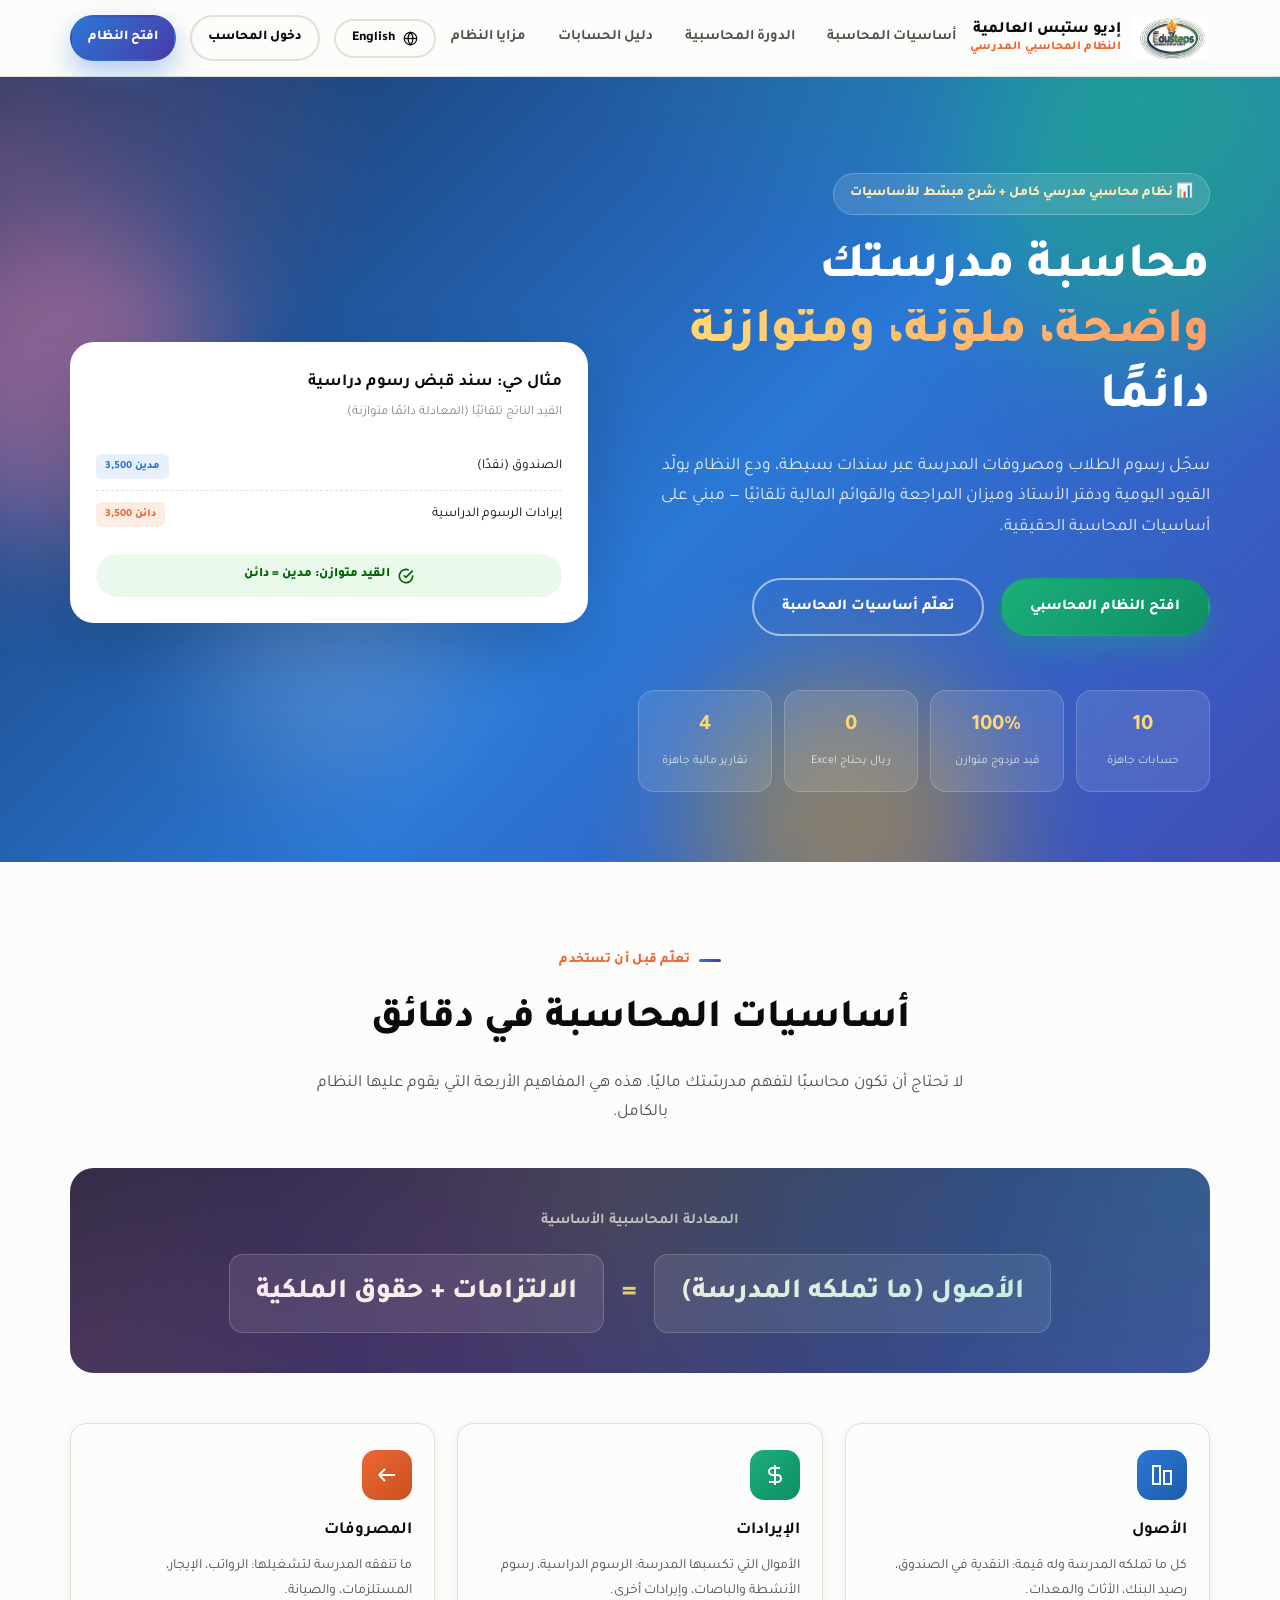
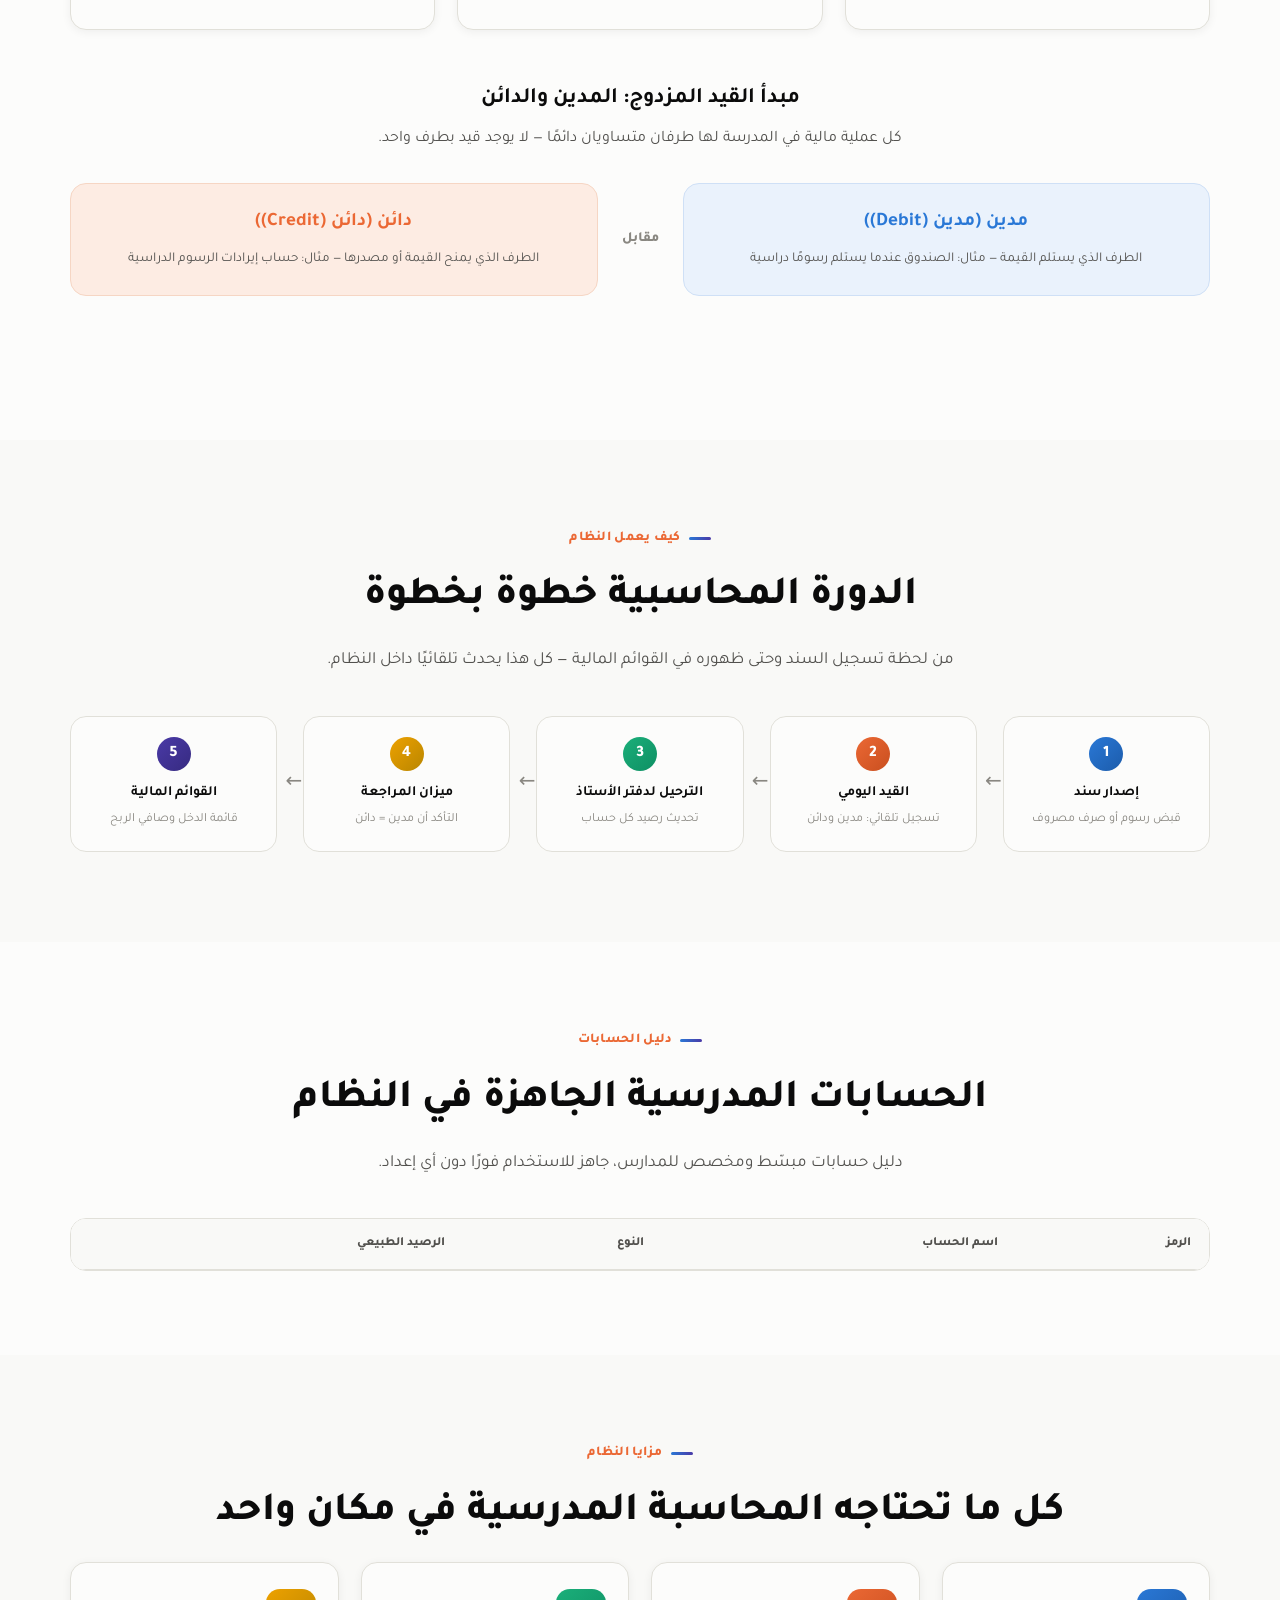
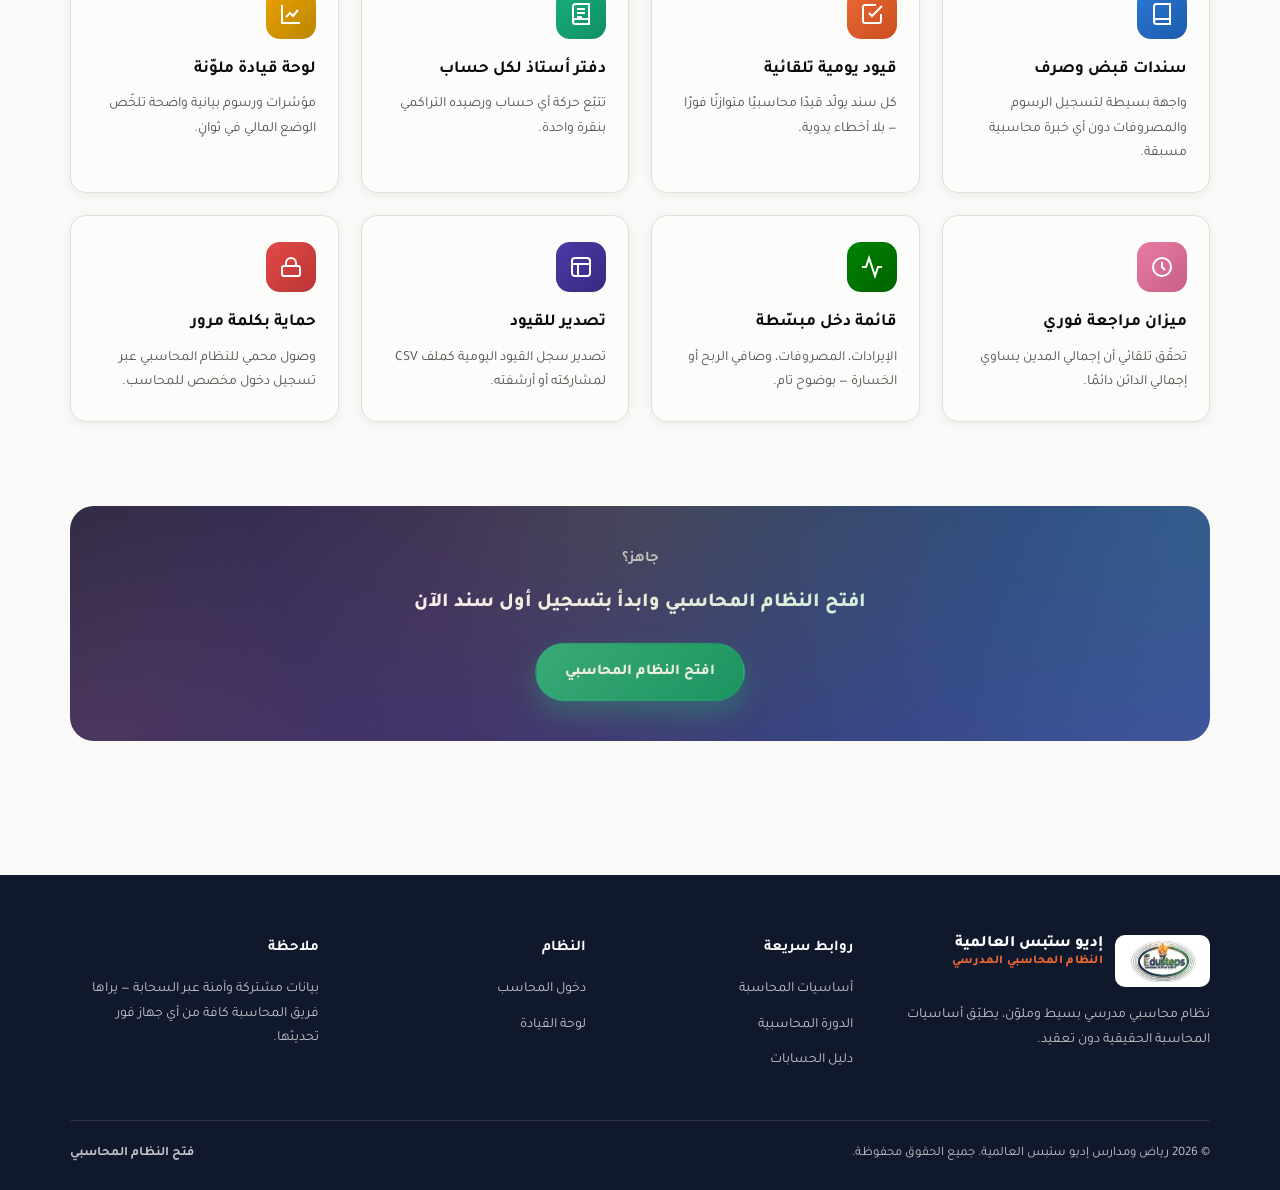
<file: index.html>
<!DOCTYPE html>
<html lang="ar" dir="rtl">
<head>
<meta charset="UTF-8" />
<meta name="viewport" content="width=device-width, initial-scale=1.0" />
<title>النظام المحاسبي المدرسي | إديو ستبس العالمية</title>
<meta name="description" content="نظام محاسبي مدرسي متكامل: سندات قبض وصرف، قيود يومية تلقائية، دفتر أستاذ، ميزان مراجعة، وقوائم مالية — مع شرح مبسّط لأساسيات المحاسبة." />
<link rel="icon" type="image/png" href="img/favicon.png" />
<link rel="preconnect" href="https://fonts.googleapis.com">
<link href="https://fonts.googleapis.com/css2?family=Tajawal:wght@400;500;700;800;900&display=swap" rel="stylesheet">
<link rel="stylesheet" href="css/styles.css" />
</head>
<body>
<a href="#main" class="skip-link">تخطي إلى المحتوى</a>

<!-- ===================== الهيدر ===================== -->
<header class="site-header">
  <div class="container header-row">
    <a href="#top" class="brand" aria-label="الصفحة الرئيسية">
      <img class="brand-logo" src="img/logo.jpg" alt="Edusteps — إديو ستبس العالمية" />
      <span class="brand-text">
        <span class="brand-name">إديو ستبس العالمية</span>
        <span class="brand-sub">النظام المحاسبي المدرسي</span>
      </span>
    </a>

    <nav class="nav-desktop">
      <a href="#basics">أساسيات المحاسبة</a>
      <a href="#cycle">الدورة المحاسبية</a>
      <a href="#accounts">دليل الحسابات</a>
      <a href="#features">مزايا النظام</a>
    </nav>

    <div class="header-actions">
      <button type="button" class="btn btn-ghost btn-sm lang-switch-btn" data-lang-toggle aria-label="Switch language">
        <svg viewBox="0 0 24 24" width="15" height="15" fill="none" stroke="currentColor" stroke-width="2"><circle cx="12" cy="12" r="10"/><line x1="2" y1="12" x2="22" y2="12"/><path d="M12 2a15.3 15.3 0 0 1 4 10 15.3 15.3 0 0 1-4 10 15.3 15.3 0 0 1-4-10 15.3 15.3 0 0 1 4-10z"/></svg>
        <span data-lang-toggle-label>English</span>
      </button>
      <a href="app/" class="btn btn-ghost btn-sm">دخول المحاسب</a>
      <a href="app/" class="btn btn-primary btn-sm">افتح النظام</a>
      <button class="nav-toggle" id="navToggle" aria-label="القائمة">
        <svg viewBox="0 0 24 24" fill="none" stroke="currentColor" stroke-width="2"><line x1="3" y1="6" x2="21" y2="6"/><line x1="3" y1="12" x2="21" y2="12"/><line x1="3" y1="18" x2="21" y2="18"/></svg>
      </button>
    </div>
  </div>
  <div class="container">
    <nav class="nav-mobile" id="navMobile">
      <a href="#basics">أساسيات المحاسبة</a>
      <a href="#cycle">الدورة المحاسبية</a>
      <a href="#accounts">دليل الحسابات</a>
      <a href="#features">مزايا النظام</a>
      <a href="app/">دخول المحاسب / فتح النظام</a>
      <button type="button" class="btn btn-ghost btn-sm lang-switch-btn" data-lang-toggle style="margin-top:8px;justify-content:center;">
        <svg viewBox="0 0 24 24" width="15" height="15" fill="none" stroke="currentColor" stroke-width="2"><circle cx="12" cy="12" r="10"/><line x1="2" y1="12" x2="22" y2="12"/><path d="M12 2a15.3 15.3 0 0 1 4 10 15.3 15.3 0 0 1-4 10 15.3 15.3 0 0 1-4-10 15.3 15.3 0 0 1 4-10z"/></svg>
        <span data-lang-toggle-label>English</span>
      </button>
    </nav>
  </div>
</header>

<main id="main">

<!-- ===================== الهيرو ===================== -->
<section class="hero" id="top">
  <div class="bg-aurora" aria-hidden="true"><span></span><span></span><span></span><span></span></div>
  <div class="container hero-grid">
    <div>
      <span class="hero-badge">📊 نظام محاسبي مدرسي كامل + شرح مبسّط للأساسيات</span>
      <h1>محاسبة مدرستك<br/><span>واضحة، ملوّنة، ومتوازنة</span> دائمًا</h1>
      <p>سجّل رسوم الطلاب ومصروفات المدرسة عبر سندات بسيطة، ودع النظام يولّد القيود اليومية ودفتر الأستاذ وميزان المراجعة والقوائم المالية تلقائيًا — مبني على أساسيات المحاسبة الحقيقية.</p>
      <div class="hero-actions">
        <a href="app/" class="btn btn-accent">افتح النظام المحاسبي</a>
        <a href="#basics" class="btn btn-outline">تعلّم أساسيات المحاسبة</a>
      </div>

      <div class="hero-stats">
        <div class="hero-stat"><b>10</b><span>حسابات جاهزة</span></div>
        <div class="hero-stat"><b>100%</b><span>قيد مزدوج متوازن</span></div>
        <div class="hero-stat"><b>0</b><span>ريال يحتاج Excel</span></div>
        <div class="hero-stat"><b>4</b><span>تقارير مالية جاهزة</span></div>
      </div>
    </div>

    <div class="hero-card">
      <h3>مثال حي: سند قبض رسوم دراسية</h3>
      <p class="muted">القيد الناتج تلقائيًا (المعادلة دائمًا متوازنة)</p>
      <div class="entry-row"><span>الصندوق (نقدًا)</span><span class="entry-side debit">مدين 3,500</span></div>
      <div class="entry-row"><span>إيرادات الرسوم الدراسية</span><span class="entry-side credit">دائن 3,500</span></div>
      <div class="balanced-badge">
        <svg viewBox="0 0 24 24" fill="none" stroke="currentColor" stroke-width="2.5"><path d="M22 11.08V12a10 10 0 1 1-5.93-9.14"/><path d="M22 4L12 14.01l-3-3"/></svg>
        القيد متوازن: مدين = دائن
      </div>
    </div>
  </div>
</section>

<!-- ===================== أساسيات المحاسبة ===================== -->
<section class="section section--alt" id="basics">
  <div class="container">
    <div class="section-head center">
      <div class="eyebrow">تعلّم قبل أن تستخدم</div>
      <h2 class="section-title">أساسيات المحاسبة في دقائق</h2>
      <p class="section-desc center-desc">لا تحتاج أن تكون محاسبًا لتفهم مدرسّتك ماليًا. هذه هي المفاهيم الأربعة التي يقوم عليها النظام بالكامل.</p>
    </div>

    <!-- المعادلة المحاسبية -->
    <div class="equation-box reveal">
      <h3>المعادلة المحاسبية الأساسية</h3>
      <div class="equation-formula">
        <span class="equation-part">الأصول (ما تملكه المدرسة)</span>
        <span class="equation-op">=</span>
        <span class="equation-part">الالتزامات + حقوق الملكية</span>
      </div>
    </div>

    <div class="grid grid-3" style="margin-bottom:50px;">
      <div class="card reveal">
        <div class="card-icon tint-1"><svg viewBox="0 0 24 24" fill="none" stroke="currentColor" stroke-width="2"><rect x="3" y="3" width="7" height="18"/><rect x="14" y="8" width="7" height="13"/></svg></div>
        <h3>الأصول</h3>
        <p>كل ما تملكه المدرسة وله قيمة: النقدية في الصندوق، رصيد البنك، الأثاث والمعدات.</p>
      </div>
      <div class="card reveal">
        <div class="card-icon tint-3"><svg viewBox="0 0 24 24" fill="none" stroke="currentColor" stroke-width="2"><path d="M12 2v20M17 5H9.5a3.5 3.5 0 0 0 0 7h5a3.5 3.5 0 0 1 0 7H6"/></svg></div>
        <h3>الإيرادات</h3>
        <p>الأموال التي تكسبها المدرسة: الرسوم الدراسية، رسوم الأنشطة والباصات، وإيرادات أخرى.</p>
      </div>
      <div class="card reveal">
        <div class="card-icon tint-2"><svg viewBox="0 0 24 24" fill="none" stroke="currentColor" stroke-width="2"><path d="M20 12H4M4 12l6-6M4 12l6 6"/></svg></div>
        <h3>المصروفات</h3>
        <p>ما تنفقه المدرسة لتشغيلها: الرواتب، الإيجار، المستلزمات، والصيانة.</p>
      </div>
    </div>

    <!-- المدين والدائن -->
    <div class="reveal" style="text-align:center;margin-bottom:16px;">
      <h3 style="font-size:22px;color:var(--ink);margin:0 0 6px;">مبدأ القيد المزدوج: المدين والدائن</h3>
      <p style="color:var(--ink-secondary);max-width:640px;margin:0 auto;">كل عملية مالية في المدرسة لها طرفان متساويان دائمًا — لا يوجد قيد بطرف واحد.</p>
    </div>
    <div class="debit-credit-demo reveal" style="margin-bottom:60px;">
      <div class="dc-col debit">
        <b>مدين (Debit)</b>
        <span>الطرف الذي يستلم القيمة — مثال: الصندوق عندما يستلم رسومًا دراسية</span>
      </div>
      <div class="dc-vs">مقابل</div>
      <div class="dc-col credit">
        <b>دائن (Credit)</b>
        <span>الطرف الذي يمنح القيمة أو مصدرها — مثال: حساب إيرادات الرسوم الدراسية</span>
      </div>
    </div>
  </div>
</section>

<!-- ===================== الدورة المحاسبية ===================== -->
<section class="section" id="cycle">
  <div class="container">
    <div class="section-head center">
      <div class="eyebrow">كيف يعمل النظام</div>
      <h2 class="section-title">الدورة المحاسبية خطوة بخطوة</h2>
      <p class="section-desc center-desc">من لحظة تسجيل السند وحتى ظهوره في القوائم المالية — كل هذا يحدث تلقائيًا داخل النظام.</p>
    </div>
    <div class="cycle-row reveal">
      <div class="cycle-step">
        <div class="cycle-num tint-1">1</div>
        <h4>إصدار سند</h4>
        <p>قبض رسوم أو صرف مصروف</p>
      </div>
      <div class="cycle-step">
        <div class="cycle-num tint-2">2</div>
        <h4>القيد اليومي</h4>
        <p>تسجيل تلقائي: مدين ودائن</p>
      </div>
      <div class="cycle-step">
        <div class="cycle-num tint-3">3</div>
        <h4>الترحيل لدفتر الأستاذ</h4>
        <p>تحديث رصيد كل حساب</p>
      </div>
      <div class="cycle-step">
        <div class="cycle-num tint-4">4</div>
        <h4>ميزان المراجعة</h4>
        <p>التأكد أن مدين = دائن</p>
      </div>
      <div class="cycle-step">
        <div class="cycle-num tint-7">5</div>
        <h4>القوائم المالية</h4>
        <p>قائمة الدخل وصافي الربح</p>
      </div>
    </div>
  </div>
</section>

<!-- ===================== دليل الحسابات ===================== -->
<section class="section section--alt" id="accounts">
  <div class="container">
    <div class="section-head center">
      <div class="eyebrow">دليل الحسابات</div>
      <h2 class="section-title">الحسابات المدرسية الجاهزة في النظام</h2>
      <p class="section-desc center-desc">دليل حسابات مبسّط ومخصص للمدارس، جاهز للاستخدام فورًا دون أي إعداد.</p>
    </div>
    <div class="coa-table-wrap reveal">
      <table class="coa-table" id="coaTable">
        <thead>
          <tr><th>الرمز</th><th>اسم الحساب</th><th>النوع</th><th>الرصيد الطبيعي</th></tr>
        </thead>
        <tbody></tbody>
      </table>
    </div>
  </div>
</section>

<!-- ===================== مزايا النظام ===================== -->
<section class="section" id="features">
  <div class="container">
    <div class="section-head center">
      <div class="eyebrow">مزايا النظام</div>
      <h2 class="section-title">كل ما تحتاجه المحاسبة المدرسية في مكان واحد</h2>
    </div>
    <div class="grid grid-4">
      <div class="card reveal">
        <div class="card-icon tint-1"><svg viewBox="0 0 24 24" fill="none" stroke="currentColor" stroke-width="2"><path d="M4 19.5A2.5 2.5 0 0 1 6.5 17H20"/><path d="M6.5 2H20v20H6.5A2.5 2.5 0 0 1 4 19.5v-15A2.5 2.5 0 0 1 6.5 2z"/></svg></div>
        <h3>سندات قبض وصرف</h3>
        <p>واجهة بسيطة لتسجيل الرسوم والمصروفات دون أي خبرة محاسبية مسبقة.</p>
      </div>
      <div class="card reveal">
        <div class="card-icon tint-2"><svg viewBox="0 0 24 24" fill="none" stroke="currentColor" stroke-width="2"><path d="M9 11l3 3L22 4"/><path d="M21 12v7a2 2 0 0 1-2 2H5a2 2 0 0 1-2-2V5a2 2 0 0 1 2-2h11"/></svg></div>
        <h3>قيود يومية تلقائية</h3>
        <p>كل سند يولّد قيدًا محاسبيًا متوازنًا فورًا — بلا أخطاء يدوية.</p>
      </div>
      <div class="card reveal">
        <div class="card-icon tint-3"><svg viewBox="0 0 24 24" fill="none" stroke="currentColor" stroke-width="2"><path d="M4 19.5A2.5 2.5 0 0 1 6.5 17H20"/><path d="M6.5 2H20v20H6.5A2.5 2.5 0 0 1 4 19.5v-15A2.5 2.5 0 0 1 6.5 2z"/><path d="M8 7h8M8 11h8M8 15h5"/></svg></div>
        <h3>دفتر أستاذ لكل حساب</h3>
        <p>تتبّع حركة أي حساب ورصيده التراكمي بنقرة واحدة.</p>
      </div>
      <div class="card reveal">
        <div class="card-icon tint-4"><svg viewBox="0 0 24 24" fill="none" stroke="currentColor" stroke-width="2"><path d="M3 3v18h18"/><path d="M7 15l4-4 3 3 5-6"/></svg></div>
        <h3>لوحة قيادة ملوّنة</h3>
        <p>مؤشرات ورسوم بيانية واضحة تلخّص الوضع المالي في ثوانٍ.</p>
      </div>
      <div class="card reveal">
        <div class="card-icon tint-5"><svg viewBox="0 0 24 24" fill="none" stroke="currentColor" stroke-width="2"><circle cx="12" cy="12" r="9"/><path d="M12 7v5l3 3"/></svg></div>
        <h3>ميزان مراجعة فوري</h3>
        <p>تحقّق تلقائي أن إجمالي المدين يساوي إجمالي الدائن دائمًا.</p>
      </div>
      <div class="card reveal">
        <div class="card-icon tint-6"><svg viewBox="0 0 24 24" fill="none" stroke="currentColor" stroke-width="2"><path d="M22 12h-4l-3 9L9 3l-3 9H2"/></svg></div>
        <h3>قائمة دخل مبسّطة</h3>
        <p>الإيرادات، المصروفات، وصافي الربح أو الخسارة — بوضوح تام.</p>
      </div>
      <div class="card reveal">
        <div class="card-icon tint-7"><svg viewBox="0 0 24 24" fill="none" stroke="currentColor" stroke-width="2"><rect x="3" y="3" width="18" height="18" rx="3"/><path d="M3 9h18M9 21V9"/></svg></div>
        <h3>تصدير للقيود</h3>
        <p>تصدير سجل القيود اليومية كملف CSV لمشاركته أو أرشفته.</p>
      </div>
      <div class="card reveal">
        <div class="card-icon tint-8"><svg viewBox="0 0 24 24" fill="none" stroke="currentColor" stroke-width="2"><rect x="3" y="11" width="18" height="10" rx="2"/><path d="M7 11V8a5 5 0 0 1 10 0v3"/></svg></div>
        <h3>حماية بكلمة مرور</h3>
        <p>وصول محمي للنظام المحاسبي عبر تسجيل دخول مخصص للمحاسب.</p>
      </div>
    </div>
  </div>
</section>

<!-- ===================== دعوة ختامية ===================== -->
<section class="section" style="padding-top:0;">
  <div class="container">
    <div class="equation-box reveal" style="text-align:center;">
      <h3 style="margin-bottom:14px;">جاهز؟</h3>
      <p style="color:#fff;font-size:20px;font-weight:800;margin:0 0 22px;">افتح النظام المحاسبي وابدأ بتسجيل أول سند الآن</p>
      <a href="app/" class="btn btn-accent">افتح النظام المحاسبي</a>
    </div>
  </div>
</section>

</main>

<!-- ===================== الفوتر ===================== -->
<footer class="site-footer">
  <div class="container">
    <div class="footer-grid">
      <div class="footer-col">
        <div class="footer-brand">
          <span class="brand-logo-chip"><img class="brand-logo" src="img/logo.jpg" alt="Edusteps" /></span>
          <span class="brand-text"><span class="brand-name" style="color:#fff">إديو ستبس العالمية</span><span class="brand-sub">النظام المحاسبي المدرسي</span></span>
        </div>
        <p style="font-size:14px;max-width:320px;">نظام محاسبي مدرسي بسيط وملوّن، يطبّق أساسيات المحاسبة الحقيقية دون تعقيد.</p>
      </div>
      <div class="footer-col">
        <h5>روابط سريعة</h5>
        <ul>
          <li><a href="#basics">أساسيات المحاسبة</a></li>
          <li><a href="#cycle">الدورة المحاسبية</a></li>
          <li><a href="#accounts">دليل الحسابات</a></li>
        </ul>
      </div>
      <div class="footer-col">
        <h5>النظام</h5>
        <ul>
          <li><a href="app/">دخول المحاسب</a></li>
          <li><a href="app/">لوحة القيادة</a></li>
        </ul>
      </div>
      <div class="footer-col">
        <h5>ملاحظة</h5>
        <ul>
          <li>بيانات مشتركة وآمنة عبر السحابة — يراها فريق المحاسبة كافة من أي جهاز فور تحديثها.</li>
        </ul>
      </div>
    </div>
    <div class="footer-bottom">
      <span>© <span id="year"></span> رياض ومدارس إديو ستبس العالمية. جميع الحقوق محفوظة.</span>
      <a href="app/">فتح النظام المحاسبي</a>
    </div>
  </div>
</footer>

<script src="js/i18n.js"></script>
<script src="js/store.js"></script>
<script src="js/main.js"></script>
</body>
</html>
</file>
<file: css/styles.css>
/* ===================== نظام الألوان (مبني على لوحة dataviz الفئوية المعتمدة) ===================== */
:root {
  /* أسطح ومحايدات (من references/palette.md) */
  --surface-1: #fcfcfb;
  --page: #f9f9f7;
  --ink: #0b0b0b;
  --ink-secondary: #52514e;
  --text-muted: #898781;
  --gridline: #e1e0d9;
  --text-baseline: #c3c2b7;
  --border-hair: rgba(11, 11, 11, 0.10);

  /* اللوحة الفئوية الثابتة الترتيب (8 ألوان) */
  --series-1: #2a78d6; /* أزرق */
  --series-2: #eb6834; /* برتقالي */
  --series-3: #1baf7a; /* فيروزي */
  --series-4: #eda100; /* أصفر */
  --series-5: #e87ba4; /* ماجنتا */
  --series-6: #008300; /* أخضر */
  --series-7: #4a3aa7; /* بنفسجي */
  --series-8: #e34948; /* أحمر */

  /* حالة (ثابتة، لا تُستخدم كألوان فئوية) */
  --status-good: #0ca30c;
  --status-warning: #fab219;
  --status-serious: #ec835a;
  --status-critical: #d03b3b;
  --status-good-text: #006300;

  --radius-sm: 10px;
  --radius-md: 16px;
  --radius-lg: 24px;
  --shadow-sm: 0 2px 10px rgba(20, 20, 20, 0.06);
  --shadow-md: 0 12px 32px rgba(20, 20, 20, 0.10);
  --shadow-lg: 0 24px 60px rgba(20, 20, 20, 0.16);
  --container: 1180px;

  /* تدرّج الهوية اللونية — يُستخدم في الشرائط واللمسات الملوّنة عبر الموقع بالكامل */
  --brand-gradient: linear-gradient(90deg, var(--series-1), var(--series-7) 45%, var(--series-3) 75%, var(--series-4));
}

* { box-sizing: border-box; }
html { scroll-behavior: smooth; }

body {
  margin: 0;
  font-family: 'Tajawal', system-ui, -apple-system, 'Segoe UI', sans-serif;
  background: var(--page);
  color: var(--ink);
  line-height: 1.75;
  direction: rtl;
}

img, svg { max-width: 100%; display: block; }
a { color: inherit; text-decoration: none; }
ul { margin: 0; padding: 0; list-style: none; }
button { font-family: inherit; cursor: pointer; }

.container { width: 100%; max-width: var(--container); margin: 0 auto; padding: 0 20px; }
.section { padding: 84px 0; }
.section--alt { background: var(--surface-1); }
.section-head { margin-bottom: 8px; }
.section-head.center { text-align: center; margin-inline: auto; }

.eyebrow {
  display: inline-flex; align-items: center; gap: 8px;
  color: var(--series-2); font-weight: 800; font-size: 13.5px; letter-spacing: .3px;
  margin-bottom: 12px; text-transform: uppercase;
}
.eyebrow::before { content: ""; width: 22px; height: 3px; border-radius: 2px; background: linear-gradient(90deg, var(--series-1), var(--series-7)); display: inline-block; }

.section-title { font-size: clamp(26px, 3.4vw, 40px); font-weight: 800; color: var(--ink); margin: 0 0 14px; }
.section-desc { color: var(--ink-secondary); font-size: 17px; max-width: 680px; margin: 0 0 40px; }
.section-desc.center-desc { margin-inline: auto; }

/* ===================== الأزرار ===================== */
.btn {
  display: inline-flex; align-items: center; justify-content: center; gap: 8px;
  padding: 14px 28px; border-radius: 999px; font-weight: 800; font-size: 15px;
  border: 2px solid transparent; transition: transform .15s ease, box-shadow .15s ease, background .15s ease, color .15s ease;
  white-space: nowrap;
}
.btn:active { transform: translateY(1px); }
.btn-primary {
  background: linear-gradient(135deg, var(--series-1), var(--series-7));
  color: #fff;
  box-shadow: 0 12px 26px rgba(42, 120, 214, .35);
}
.btn-primary:hover { box-shadow: 0 16px 34px rgba(42, 120, 214, .45); transform: translateY(-1px); }
.btn-accent {
  background: linear-gradient(135deg, var(--series-3), #0e8f63);
  color: #fff;
  box-shadow: 0 12px 26px rgba(27, 175, 122, .35);
}
.btn-accent:hover { box-shadow: 0 16px 34px rgba(27, 175, 122, .45); transform: translateY(-1px); }
.btn-outline { background: transparent; border-color: rgba(255,255,255,.55); color: #fff; }
.btn-outline:hover { background: rgba(255,255,255,.14); }
.btn-ghost { background: var(--surface-1); border-color: var(--gridline); color: var(--ink); }
.btn-ghost:hover { background: var(--page); }
.btn-block { width: 100%; }
.btn-sm { padding: 9px 16px; font-size: 13.5px; }
.btn[disabled] { opacity: .6; cursor: not-allowed; }

/* ===================== الهيدر ===================== */
.site-header {
  position: sticky; top: 0; z-index: 100;
  background: rgba(252, 252, 251, .88);
  backdrop-filter: saturate(180%) blur(10px);
  border-bottom: 1px solid var(--gridline);
}
.header-row { display: flex; align-items: center; justify-content: space-between; height: 76px; }
.brand { display: flex; align-items: center; gap: 12px; }
.brand-logo { height: 42px; width: auto; flex-shrink: 0; display: block; }
.brand-logo-chip { display: inline-flex; align-items: center; background: #fff; border-radius: 10px; padding: 5px 9px; }
.brand-text { display: flex; flex-direction: column; line-height: 1.2; }
.brand-name { font-weight: 800; font-size: 16px; color: var(--ink); }
.brand-sub { font-size: 12px; color: var(--series-2); font-weight: 800; letter-spacing: .3px; }

.nav-desktop { display: flex; align-items: center; gap: 28px; }
.nav-desktop a { font-weight: 700; font-size: 14.5px; color: var(--ink-secondary); position: relative; padding: 6px 2px; }
.nav-desktop a::after { content: ""; position: absolute; right: 0; bottom: -2px; height: 3px; width: 0; border-radius: 2px; background: linear-gradient(90deg, var(--series-1), var(--series-3)); transition: width .2s ease; }
.nav-desktop a:hover::after { width: 100%; }
.nav-desktop a:hover { color: var(--ink); }

.header-actions { display: flex; align-items: center; gap: 14px; }
.nav-toggle { display: none; background: none; border: none; width: 40px; height: 40px; align-items: center; justify-content: center; }
.nav-toggle svg { width: 26px; height: 26px; color: var(--ink); }
.nav-mobile { display: none; flex-direction: column; gap: 4px; padding: 10px 0 18px; }
.nav-mobile a { padding: 12px 6px; border-bottom: 1px solid var(--gridline); font-weight: 700; color: var(--ink); }
.nav-mobile.open { display: flex; }

@media (max-width: 940px) {
  .nav-desktop, .header-actions .btn-ghost { display: none; }
  .nav-toggle { display: flex; }
}

/* ===================== خلفية حيّة متحركة (Aurora) — فقاعات ضوئية ملوّنة متحركة تُستخدم فوق الخلفيات الداكنة ===================== */
.bg-aurora { position: absolute; inset: 0; overflow: hidden; z-index: 0; pointer-events: none; }
.bg-aurora span { position: absolute; border-radius: 50%; filter: blur(60px); will-change: transform; animation: auroraFloat 24s ease-in-out infinite; }
.bg-aurora span:nth-child(1) { width: 380px; height: 380px; top: -12%; inset-inline-start: -6%; background: var(--series-3); opacity: .55; animation-duration: 24s; }
.bg-aurora span:nth-child(2) { width: 320px; height: 320px; top: 18%; inset-inline-end: -8%; background: var(--series-5); opacity: .5; animation-duration: 29s; animation-delay: -6s; }
.bg-aurora span:nth-child(3) { width: 300px; height: 300px; bottom: -14%; inset-inline-start: 22%; background: var(--series-4); opacity: .45; animation-duration: 21s; animation-delay: -3s; }
.bg-aurora span:nth-child(4) { width: 260px; height: 260px; bottom: 10%; inset-inline-end: 16%; background: #ffffff; opacity: .16; animation-duration: 27s; animation-delay: -11s; }
@keyframes auroraFloat {
  0%, 100% { transform: translate(0, 0) scale(1); }
  25% { transform: translate(4%, -6%) scale(1.08); }
  50% { transform: translate(-4%, 4%) scale(.94); }
  75% { transform: translate(-6%, -3%) scale(1.05); }
}
@media (prefers-reduced-motion: reduce) {
  .bg-aurora span { animation: none; }
}

/* ===================== الهيرو ===================== */
.hero {
  position: relative; overflow: hidden; color: #fff;
  background:
    radial-gradient(900px 480px at 85% -10%, rgba(27,175,122,.35), transparent 60%),
    radial-gradient(700px 500px at 0% 10%, rgba(232,123,164,.28), transparent 55%),
    linear-gradient(135deg, #17335e 0%, var(--series-1) 55%, var(--series-7) 120%);
  padding: 96px 0 70px;
}
.hero-grid { position: relative; z-index: 1; display: grid; grid-template-columns: 1.05fr .95fr; gap: 50px; align-items: center; }
.hero-badge {
  display: inline-flex; align-items: center; gap: 8px;
  background: rgba(255,255,255,.12); border: 1px solid rgba(255,255,255,.22);
  color: #ffe9b8; font-weight: 800; font-size: 13.5px; padding: 8px 16px; border-radius: 999px; margin-bottom: 22px;
}
.hero h1 { font-size: clamp(32px, 4.4vw, 50px); font-weight: 800; line-height: 1.3; margin: 0 0 20px; }
.hero h1 span { background: linear-gradient(90deg, #ffd873, #ff9f6b); -webkit-background-clip: text; background-clip: text; color: transparent; }
.hero p { font-size: 17.5px; color: rgba(255,255,255,.86); max-width: 560px; margin: 0 0 34px; }
.hero-actions { display: flex; gap: 16px; flex-wrap: wrap; }

.hero-stats { display: grid; grid-template-columns: repeat(4, 1fr); gap: 12px; margin-top: 54px; position: relative; z-index: 1; }
.hero-stat { background: rgba(255,255,255,.1); border: 1px solid rgba(255,255,255,.18); border-radius: var(--radius-md); padding: 16px 12px; text-align: center; }
.hero-stat b { display: block; font-size: 22px; color: #ffd873; margin-bottom: 2px; }
.hero-stat span { font-size: 12px; color: rgba(255,255,255,.78); }

.hero-card {
  position: relative; z-index: 1; background: #fff; color: var(--ink);
  border-radius: var(--radius-lg); padding: 26px; box-shadow: var(--shadow-lg);
}
.hero-card h3 { margin: 0 0 4px; font-size: 17px; }
.hero-card p.muted { color: var(--text-muted); font-size: 13px; margin: 0 0 18px; }
.entry-row { display: flex; align-items: center; justify-content: space-between; padding: 11px 0; border-top: 1px dashed var(--gridline); font-size: 13.5px; }
.entry-row:first-of-type { border-top: none; }
.entry-side { font-size: 11px; font-weight: 800; padding: 3px 9px; border-radius: 6px; }
.entry-side.debit { background: #e7f0fc; color: var(--series-1); }
.entry-side.credit { background: #fdece3; color: var(--series-2); }
.balanced-badge {
  margin-top: 16px; display: flex; align-items: center; justify-content: center; gap: 8px;
  background: #e9f9ec; color: var(--status-good-text); font-weight: 800; font-size: 13px;
  padding: 10px; border-radius: 999px;
}
.balanced-badge svg { width: 16px; height: 16px; }

@media (max-width: 940px) { .hero-grid { grid-template-columns: 1fr; } .hero-stats { grid-template-columns: repeat(4, 1fr); } }
@media (max-width: 560px) { .hero-stats { grid-template-columns: 1fr 1fr; } }

/* ===================== شبكات وبطاقات ===================== */
.grid { display: grid; gap: 22px; }
.grid-3 { grid-template-columns: repeat(3, 1fr); }
.grid-4 { grid-template-columns: repeat(4, 1fr); }
.grid-2 { grid-template-columns: repeat(2, 1fr); }
@media (max-width: 980px) { .grid-4 { grid-template-columns: repeat(2, 1fr); } .grid-3 { grid-template-columns: repeat(2, 1fr); } }
@media (max-width: 640px) { .grid-4, .grid-3, .grid-2 { grid-template-columns: 1fr; } }

.card {
  background: var(--surface-1); border: 1px solid var(--gridline); border-radius: var(--radius-md);
  padding: 26px 22px; box-shadow: var(--shadow-sm); transition: transform .18s ease, box-shadow .18s ease;
}
.card:hover { transform: translateY(-4px); box-shadow: var(--shadow-md); }
.card-icon {
  width: 50px; height: 50px; display: flex; align-items: center; justify-content: center;
  border-radius: 14px; color: #fff; margin-bottom: 16px;
}
.card-icon svg { width: 24px; height: 24px; }
.card h3 { margin: 0 0 8px; font-size: 17px; color: var(--ink); }
.card p { margin: 0; color: var(--ink-secondary); font-size: 14px; }
.card .step-no {
  display: inline-flex; align-items: center; justify-content: center;
  width: 26px; height: 26px; border-radius: 50%; font-size: 12.5px; font-weight: 800; color: #fff;
  margin-bottom: 12px;
}

/* تلوين متتابع للأيقونات وفق اللوحة الفئوية الثابتة (تنويع بصري في عناصر غير مقارنة بيانياً) */
.tint-1 { background: linear-gradient(135deg, var(--series-1), #1c5cab); }
.tint-2 { background: linear-gradient(135deg, var(--series-2), #c94f1f); }
.tint-3 { background: linear-gradient(135deg, var(--series-3), #0e8f63); }
.tint-4 { background: linear-gradient(135deg, var(--series-4), #b98600); }
.tint-5 { background: linear-gradient(135deg, var(--series-5), #c85f88); }
.tint-6 { background: linear-gradient(135deg, var(--series-6), #006200); }
.tint-7 { background: linear-gradient(135deg, var(--series-7), #362a80); }
.tint-8 { background: linear-gradient(135deg, var(--series-8), #b83433); }

/* ===================== قسم أساسيات المحاسبة ===================== */
.equation-box {
  background: linear-gradient(135deg, #101c33, var(--series-7));
  border-radius: var(--radius-lg); padding: 40px; color: #fff; text-align: center; margin-bottom: 50px;
  position: relative; overflow: hidden;
}
.equation-box::after {
  content: ""; position: absolute; inset: -20%;
  background:
    radial-gradient(circle at 85% 20%, rgba(27,175,122,.32), transparent 55%),
    radial-gradient(circle at 15% 85%, rgba(232,123,164,.24), transparent 50%),
    radial-gradient(circle at 50% 0%, rgba(237,161,0,.16), transparent 45%);
  animation: auroraFloat 26s ease-in-out infinite;
}
@media (prefers-reduced-motion: reduce) { .equation-box::after { animation: none; } }
.equation-box h3 { position: relative; margin: 0 0 20px; font-size: 15px; font-weight: 700; color: rgba(255,255,255,.75); }
.equation-formula { position: relative; display: flex; align-items: center; justify-content: center; gap: 18px; flex-wrap: wrap; font-size: clamp(18px, 3vw, 28px); font-weight: 800; }
.equation-part { background: rgba(255,255,255,.1); border: 1px solid rgba(255,255,255,.2); padding: 14px 26px; border-radius: 14px; }
.equation-op { color: #ffd873; }

.debit-credit-demo { display: grid; grid-template-columns: 1fr auto 1fr; gap: 24px; align-items: center; margin-top: 30px; }
.dc-col { border-radius: var(--radius-md); padding: 22px; text-align: center; }
.dc-col.debit { background: #eaf2fc; border: 1px solid #cfe0f6; }
.dc-col.credit { background: #fdece3; border: 1px solid #f6d6c4; }
.dc-col b { display: block; font-size: 19px; margin-bottom: 6px; }
.dc-col.debit b { color: var(--series-1); }
.dc-col.credit b { color: var(--series-2); }
.dc-col span { font-size: 13.5px; color: var(--ink-secondary); }
.dc-vs { font-weight: 800; color: var(--text-muted); font-size: 14px; }
@media (max-width: 640px) { .debit-credit-demo { grid-template-columns: 1fr; } .dc-vs { display: none; } }

.cycle-row { display: flex; align-items: stretch; gap: 0; overflow-x: auto; padding-bottom: 6px; }
.cycle-step {
  flex: 1; min-width: 150px; background: var(--surface-1); border: 1px solid var(--gridline);
  border-radius: var(--radius-md); padding: 20px 16px; text-align: center; position: relative; margin-inline-end: 26px;
}
.cycle-step:last-child { margin-inline-end: 0; }
.cycle-step::after {
  content: "←"; position: absolute; top: 50%; inset-inline-start: -26px; transform: translateY(-50%);
  color: var(--text-muted); font-size: 20px;
}
.cycle-step:first-child::after { display: none; }
.cycle-num {
  width: 34px; height: 34px; border-radius: 50%; color: #fff; font-weight: 800;
  display: flex; align-items: center; justify-content: center; margin: 0 auto 10px;
}
.cycle-step h4 { margin: 0 0 4px; font-size: 14px; color: var(--ink); }
.cycle-step p { margin: 0; font-size: 12.5px; color: var(--text-muted); }

/* ===================== جدول دليل الحسابات (العرض العام) ===================== */
.coa-table-wrap { border-radius: var(--radius-md); overflow: hidden; border: 1px solid var(--gridline); }
table.coa-table { width: 100%; border-collapse: collapse; background: var(--surface-1); font-size: 14px; }
table.coa-table th { text-align: right; padding: 14px 18px; background: var(--page); font-weight: 800; font-size: 12.5px; color: var(--ink-secondary); border-bottom: 1px solid var(--gridline); }
table.coa-table td { padding: 13px 18px; border-bottom: 1px solid var(--gridline); }
table.coa-table tr:last-child td { border-bottom: none; }
.coa-dot { width: 10px; height: 10px; border-radius: 50%; display: inline-block; margin-inline-end: 8px; }
.type-chip { font-size: 11.5px; font-weight: 800; padding: 4px 10px; border-radius: 999px; }
.type-chip.asset { background: #eaf2fc; color: var(--series-1); }
.type-chip.revenue { background: #e6f7f0; color: #0e8f63; }
.type-chip.expense { background: #fdece3; color: var(--series-2); }

/* ===================== الفوتر ===================== */
.site-footer { background: #10182b; color: rgba(255,255,255,.75); padding: 60px 0 24px; }
.footer-grid { display: grid; grid-template-columns: 1.4fr 1fr 1fr 1.1fr; gap: 40px; padding-bottom: 36px; border-bottom: 1px solid rgba(255,255,255,.1); }
.footer-brand { display: flex; gap: 12px; margin-bottom: 16px; }
.footer-brand .brand-name { color: #fff; }
.footer-col h5 { color: #fff; font-size: 15px; margin: 0 0 16px; }
.footer-col ul li { margin-bottom: 11px; font-size: 14px; }
.footer-col ul li a:hover { color: #ffd873; }
.footer-bottom { display: flex; align-items: center; justify-content: space-between; flex-wrap: wrap; gap: 10px; padding-top: 22px; font-size: 13px; }
.footer-bottom a { font-weight: 700; }
@media (max-width: 900px) { .footer-grid { grid-template-columns: 1fr 1fr; } }
@media (max-width: 560px) { .footer-grid { grid-template-columns: 1fr; } }

/* ===================== أدوات مشتركة ===================== */
.reveal { opacity: 0; transform: translateY(18px); transition: opacity .6s ease, transform .6s ease; }
.reveal.in { opacity: 1; transform: none; }
.skip-link { position: absolute; right: -999px; top: 0; background: var(--ink); color: #fff; padding: 10px 16px; z-index: 999; }
.skip-link:focus { right: 10px; top: 10px; }

/* ===================== تلميح الرسوم البيانية (Tooltip) ===================== */
.viz-tooltip {
  position: fixed; z-index: 999; pointer-events: none;
  background: var(--ink); color: #fff; font-size: 12.5px; line-height: 1.6;
  padding: 8px 12px; border-radius: 10px; box-shadow: var(--shadow-md);
  opacity: 0; transform: translateY(4px); transition: opacity .12s ease, transform .12s ease;
  max-width: 220px;
}
.viz-tooltip.show { opacity: 1; transform: translateY(0); }

.viz-legend { display: flex; flex-wrap: wrap; gap: 14px; margin-top: 14px; justify-content: center; }
.viz-legend-col { flex-direction: column; align-items: stretch; gap: 8px; margin-top: 0; }
.viz-legend-item { display: flex; align-items: center; gap: 8px; font-size: 13px; color: var(--ink-secondary); font-weight: 600; }
.viz-legend-item i { width: 10px; height: 10px; border-radius: 3px; display: inline-block; flex-shrink: 0; }
.viz-legend-col .viz-legend-item { justify-content: space-between; background: var(--page); padding: 8px 12px; border-radius: 10px; }
.viz-legend-col .viz-legend-item b { color: var(--ink); font-weight: 800; }

.viz-donut-wrap { position: relative; display: flex; align-items: center; justify-content: center; }
.viz-donut-center { position: absolute; text-align: center; }
.viz-donut-center b { display: block; font-size: 20px; color: var(--ink); }
.viz-donut-center span { font-size: 11.5px; color: var(--text-muted); }

/* ===================== وضع اللغة الإنجليزية (LTR) ===================== */
html[dir="ltr"] body { direction: ltr; }
html[dir="ltr"] .nav-desktop a::after { right: auto; left: 0; }
html[dir="ltr"] table.coa-table th { text-align: left; }
html[dir="ltr"] .skip-link { right: auto; left: -999px; }
html[dir="ltr"] .skip-link:focus { left: 10px; right: auto; }
</file>
